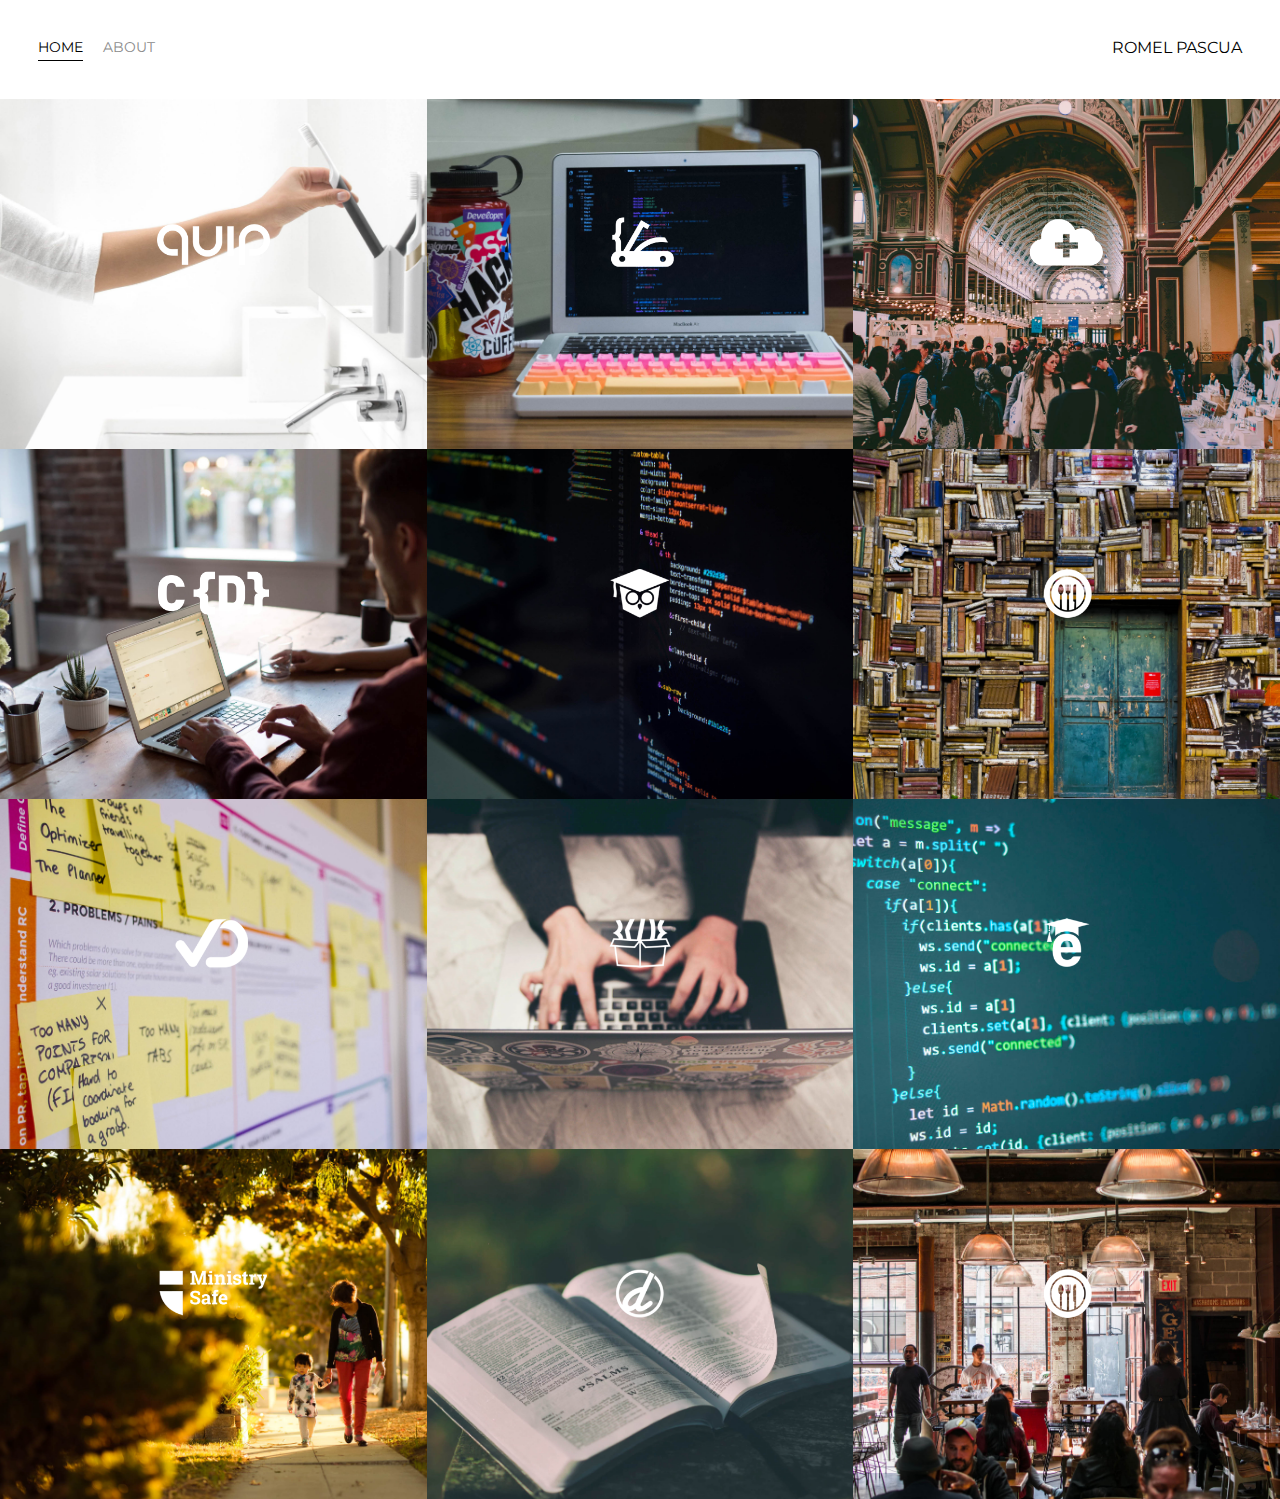
<file: index.html>
<!DOCTYPE html>
<html>
<head>
    <meta charset="utf-8" />
    <title>Page Title</title>
    <link href="https://fonts.googleapis.com/css2?family=Montserrat:wght@300&display=swap" rel="stylesheet">
    <link rel="stylesheet" href="styles.css">
</head>
<body>
    <div class="container">
        <div class="nav-wrapper">
            <div class="left-side">
                <div class="nav-link-wrapper active-nav-link">
                    <a href="index.html">Home</a>
                </div>

                <div class="nav-link-wrapper">
                    <a href="about.html">About</a>
                </div>
            </div>

            <div class="right-side">
                <div class="brand">
                    <div>ROMEL PASCUA</div>
                </div>
            </div>
        </div>

        <div class="content-wrapper">
            <div class="portfolio-items-wrapper">

                <div class="portfolio-item-wrapper"> 
                    <div class="portfolio-img-background" style="background-image:url(images/portfolio1.jpg)";></div>

                    <div class="img-text-wrapper">
                        <div class="logo-wrapper">
                            <img src="images/logos/quip.png">
                        </div>

                        <div class="subtitle">
                            Movie streaming application of 80+ movies
                        </div>
                    </div>
                </div>

                <div class="portfolio-item-wrapper"> 
                    <div class="portfolio-img-background" style="background-image:url(images/portfolio2.jpg)";></div>

                    <div class="img-text-wrapper">
                        <div class="logo-wrapper">
                            <img src="images/logos/devcamp.png">
                        </div>

                        <div class="subtitle">
                            Movie streaming application of 80+ movies
                        </div>
                    </div>
                </div>
    

                <div class="portfolio-item-wrapper"> 
                    <div class="portfolio-img-background" style="background-image:url(images/portfolio3.jpg)";></div>

                    <div class="img-text-wrapper">
                        <div class="logo-wrapper">
                            <img src="images/logos/shop-hacker.png">
                        </div>

                        <div class="subtitle">
                            Movie streaming application of 80+ movies
                        </div>
                    </div>
                </div>

                <div class="portfolio-item-wrapper"> 
                    <div class="portfolio-img-background" style="background-image:url(images/portfolio4.jpg)";></div>

                    <div class="img-text-wrapper">
                        <div class="logo-wrapper">
                            <img src="images/logos/crondose.png">
                        </div>

                        <div class="subtitle">
                            Movie streaming application of 80+ movies
                        </div>
                    </div>
                </div>

                <div class="portfolio-item-wrapper"> 
                    <div class="portfolio-img-background" style="background-image:url(images/portfolio5.jpg)";></div>

                    <div class="img-text-wrapper">
                        <div class="logo-wrapper">
                            <img src="images/logos/dailysmarty.png">
                        </div>

                        <div class="subtitle">
                            Movie streaming application of 80+ movies
                        </div>
                    </div>
                </div>

                <div class="portfolio-item-wrapper"> 
                    <div class="portfolio-img-background" style="background-image:url(images/portfolio6.jpg)";></div>

                    <div class="img-text-wrapper">
                        <div class="logo-wrapper">
                            <img src="images/logos/toastability.png">
                        </div>

                        <div class="subtitle">
                            Movie streaming application of 80+ movies
                        </div>
                    </div>
                </div>

                <div class="portfolio-item-wrapper"> 
                    <div class="portfolio-img-background" style="background-image:url(images/portfolio7.jpg)";></div>

                    <div class="img-text-wrapper">
                        <div class="logo-wrapper">
                            <img src="images/logos/dashtrack.png">
                        </div>

                        <div class="subtitle">
                            Movie streaming application of 80+ movies
                        </div>
                    </div>
                </div>

                <div class="portfolio-item-wrapper"> 
                    <div class="portfolio-img-background" style="background-image:url(images/portfolio8.jpg)";></div>

                    <div class="img-text-wrapper">
                        <div class="logo-wrapper">
                            <img src="images/logos/devtrunk.png">
                        </div>

                        <div class="subtitle">
                            Movie streaming application of 80+ movies
                        </div>
                    </div>
                </div>

                <div class="portfolio-item-wrapper"> 
                    <div class="portfolio-img-background" style="background-image:url(images/portfolio9.jpg)";></div>

                    <div class="img-text-wrapper">
                        <div class="logo-wrapper">
                            <img src="images/logos/edutechional.png">
                        </div>

                        <div class="subtitle">
                            Movie streaming application of 80+ movies
                        </div>
                    </div>
                </div>

                <div class="portfolio-item-wrapper"> 
                    <div class="portfolio-img-background" style="background-image:url(images/portfolio10.jpg)";></div>

                    <div class="img-text-wrapper">
                        <div class="logo-wrapper">
                            <img src="images/logos/ministry-safe.png">
                        </div>

                        <div class="subtitle">
                            Movie streaming application of 80+ movies
                        </div>
                    </div>
                </div>

                <div class="portfolio-item-wrapper"> 
                    <div class="portfolio-img-background" style="background-image:url(images/portfolio11.jpg)";></div>

                    <div class="img-text-wrapper">
                        <div class="logo-wrapper">
                            <img src="images/logos/open-devos.png">
                        </div>

                        <div class="subtitle">
                            Movie streaming application of 80+ movies
                        </div>
                    </div>
                </div>

                <div class="portfolio-item-wrapper"> 
                    <div class="portfolio-img-background" style="background-image:url(images/portfolio12.jpg)";></div>

                    <div class="img-text-wrapper">
                        <div class="logo-wrapper">
                            <img src="images/logos/toastability.png">
                        </div>

                        <div class="subtitle">
                            Movie streaming application of 80+ movies
                        </div>
                    </div>
                </div>


            </div>
        </div>
    </div>
</body>
<script>
    const portfolioItems = document.querySelectorAll('.portfolio-item-wrapper')

    portfolioItems.forEach(portfolioItem => {
        portfolioItem.addEventListener('mouseover', () => {
            console.log(portfolioItem.childNodes[1].classList);
            portfolioItem.childNodes[1].classList.add('img-darken');
        })

        portfolioItem.addEventListener('mouseout', () => {
            portfolioItem.childNodes[1].classList.remove('img-darken');
        })
    })
</script>
</html>
</file>
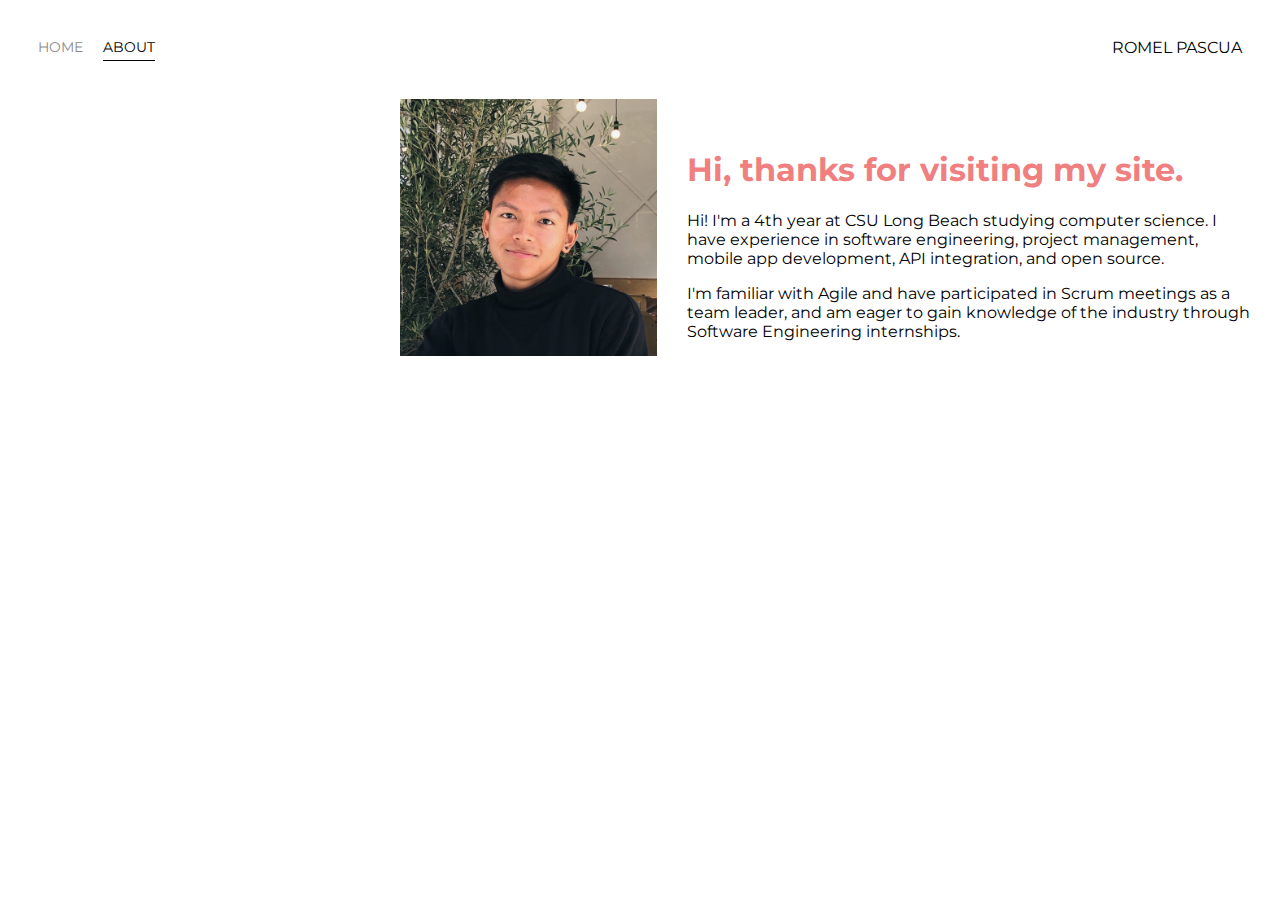
<file: about.html>
<!DOCTYPE html>
<html>
<head>
    <meta charset="utf-8" />
    <title>About</title>
    <link href="https://fonts.googleapis.com/css2?family=Montserrat:wght@300&display=swap" rel="stylesheet">
    <link rel="stylesheet" href="styles.css">
</head>
<body>
    <div class="container">
        <div class="nav-wrapper">
            <div class="left-side">
                <div class="nav-link-wrapper">
                    <a href="index.html">Home</a>
                </div>

                <div class="nav-link-wrapper active-nav-link">
                    <a href="about.html">About</a>
                </div>
            </div>

            <div class="right-side">
                <div class="brand">
                    <div>ROMEL PASCUA</div>
                </div>
            </div>
        </div>

        <div class="content-wrapper">
            <div class="two-column-wrapper">
                <div class="profile-image-wrapper">
                    <img src="images/pro pfp.png">
                </div>

                <div class="profile-content-wrapper">
                    <h1>Hi, thanks for visiting my site.</h1>
                    <p>
                        Hi! I'm a 4th year at CSU Long Beach studying computer science. I have experience in software engineering, project management, mobile app development, API integration, and open source.
                    </p>
                    <p>
                        I'm familiar with Agile and have participated in Scrum meetings as a team leader, and am eager to gain knowledge of the industry through Software Engineering internships.
                    </p>
                </div>
            </div>
        </div>

    </div>
</body>
</html>
</file>
<file: styles.css>
/* Master styles */
body {
    font-family: "Montserrat", sans-serif;
    margin: 0px;
}

.container {
    display: grid;
    grid-template-columns: 1fr;
}

/* Nav styles */
.nav-wrapper {
    display: flex; /* avoids div stacking */
    justify-content: space-between; /* puts space bt */
    padding: 38px;
}

.left-side {
    display: flex;

}

.nav-wrapper > .left-side > div {
    margin-right: 20px;
    font-size: 0.9em;
    text-transform: uppercase;
}

.nav-link-wrapper {
    height: 22px;
    border-bottom: 1px solid transparent;
    transition: border-bottom 0.5s;
}

/* only grabs a link */
.nav-link-wrapper a {
    color: #8a8a8a;
    text-decoration: none;
    transition: color 0.5s;
}

.nav-link-wrapper:hover {
    border-bottom: 1px solid black;
}

.nav-link-wrapper a:hover {
    color: black;
}

.active-nav-link {
    border-bottom: 1px solid black;
}

.active-nav-link a {
    color: black !important;
}

/* Portfolio styles */
.portfolio-items-wrapper {
    display: grid;
    grid-template-columns: 1fr 1fr 1fr;
}

.portfolio-item-wrapper {
    position: relative;
}

.portfolio-img-background {
    height: 350px;
    width: 100%;
    background-size: cover;
    background-position: center;
    background-repeat: no-repeat;
}

.img-text-wrapper {
    position: absolute;
    top: 0;
    display: flex;
    flex-direction: column;
    justify-content: center;
    align-items: center;
    height: 100%;
    text-align: center;
    padding-left: 100px;
    padding-right: 100px;
}

.logo-wrapper img {
    width: 50%;
    margin-bottom: 20px;
}

/* cant see text until hovering over it */
.img-text-wrapper .subtitle {
    transition: 1s;
    font-weight: 600;
    color: transparent;
}

.img-text-wrapper:hover .subtitle {
    font-weight: 600; /* makes transition smoother */
    color:lightcoral;
}

.img-darken {
    transition: 1s;
    filter: brightness(10%);
}

/* About page */
.two-column-wrapper {
    display: grid;
    grid-template-columns: 1fr 1fr;
}

.profile-image-wrapper img {
    padding-left: 400px;
}

.profile-content-wrapper {
    padding: 30px;
}

.profile-content-wrapper h1 {
    color:lightcoral;
}
</file>
